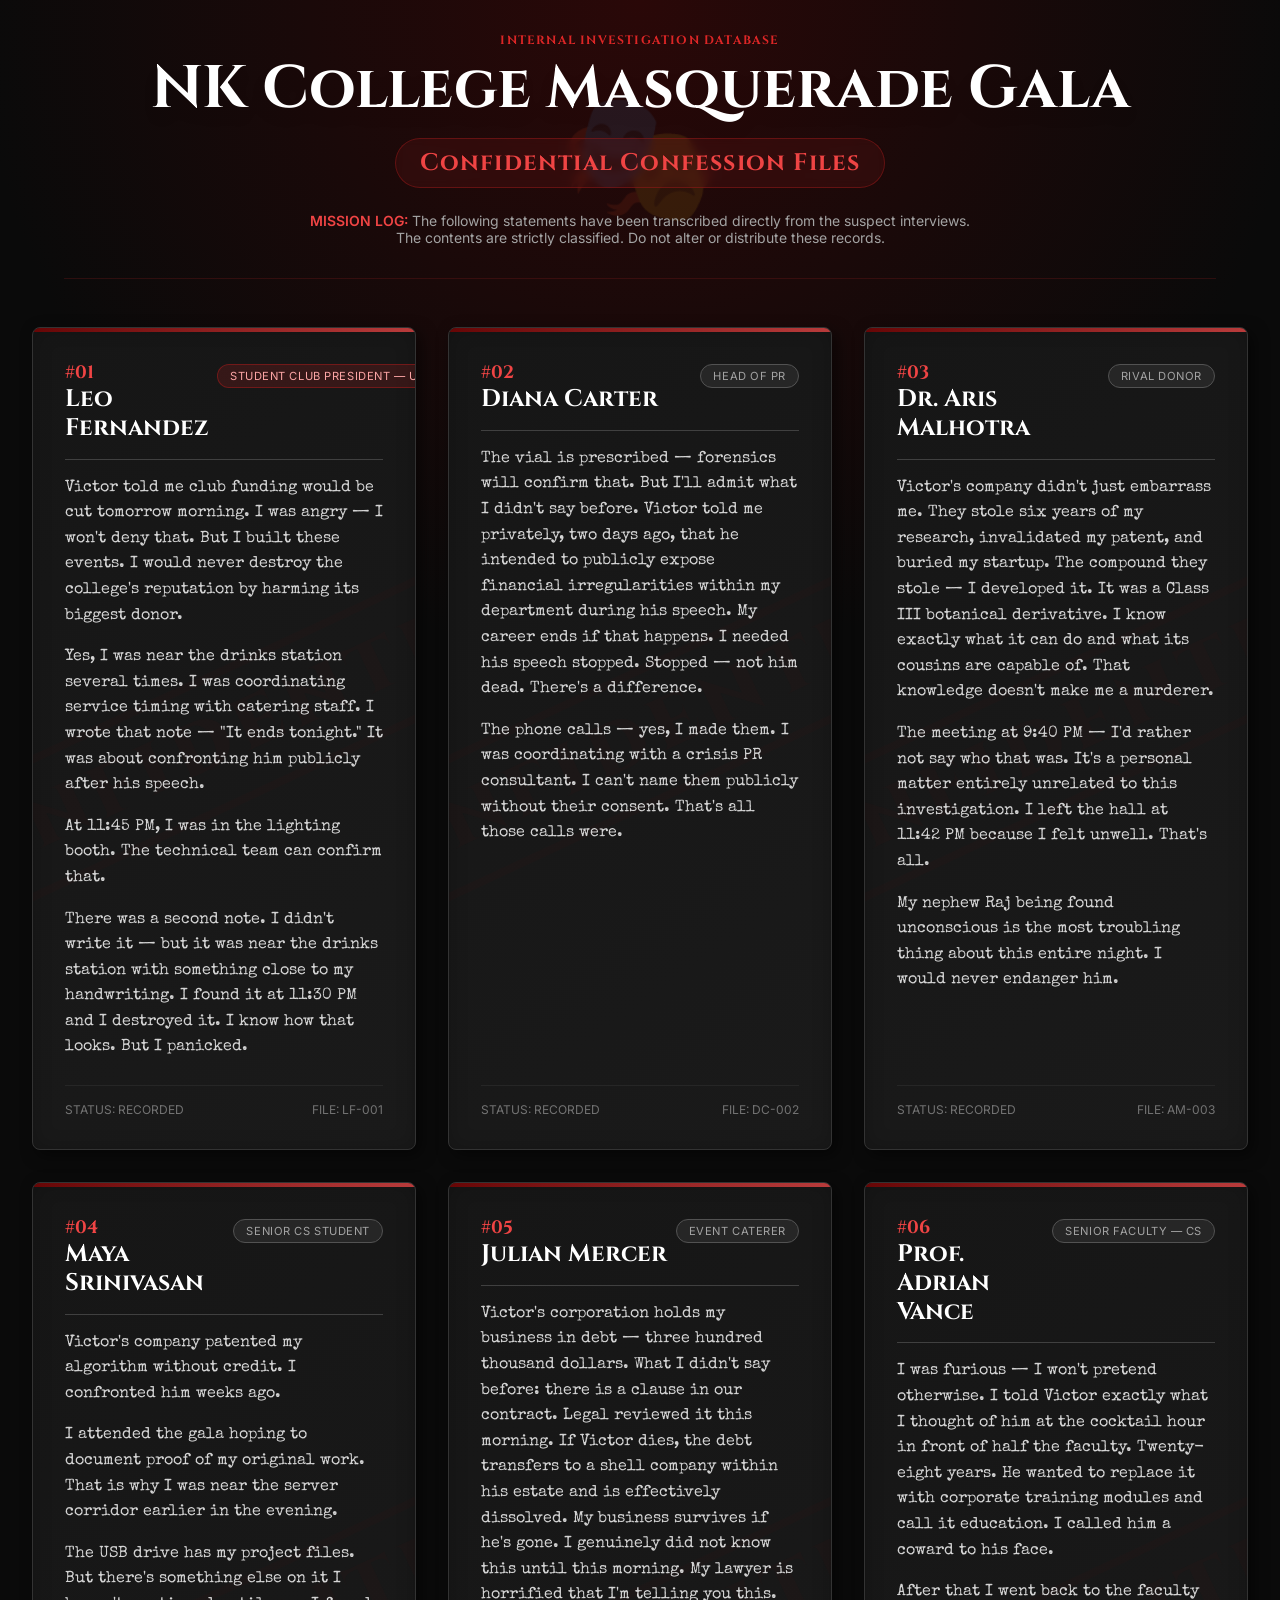
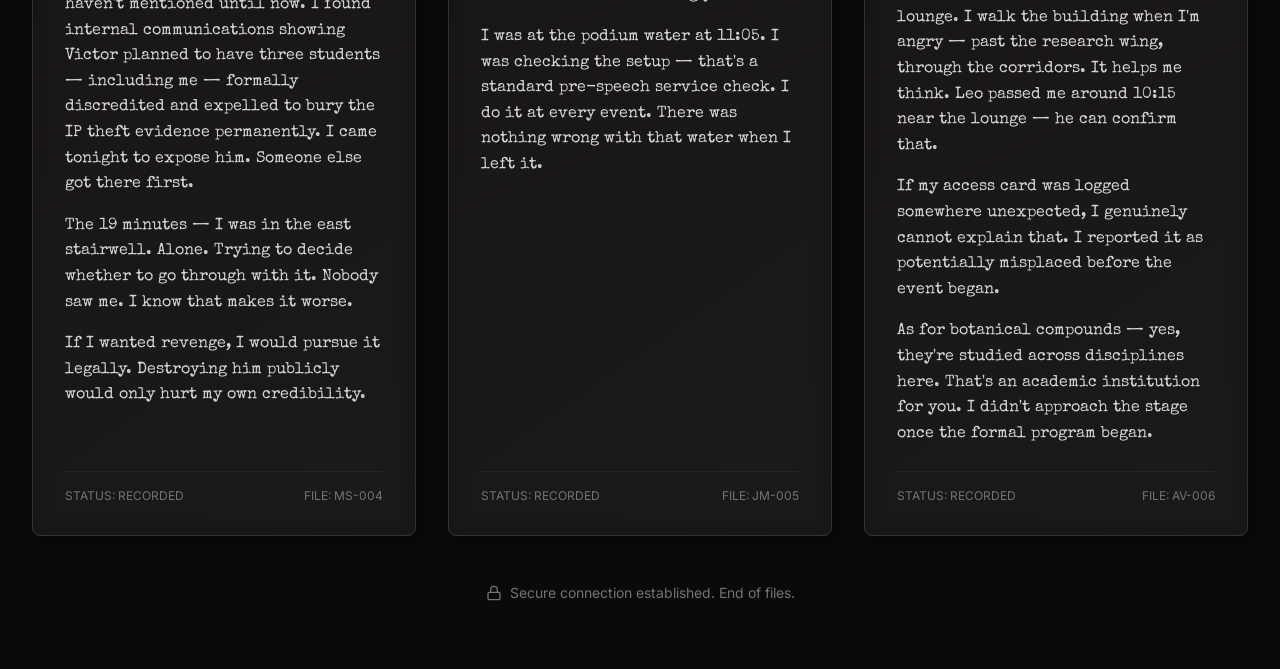
<file: confidential_confessions.html>
<!DOCTYPE html>
<html lang="en">
<head>
<meta charset="UTF-8">
<meta name="viewport" content="width=device-width, initial-scale=1.0">
<title>Confidential Confessions — NK College Masquerade Gala</title>
<link href="https://fonts.googleapis.com/css2?family=Cinzel:wght@400;600;700;900&family=Special+Elite&family=Inter:wght@400;500;600&display=swap" rel="stylesheet">
<style>
  *, ::before, ::after { box-sizing: border-box; margin: 0; padding: 0; }

  body {
    background-color: #0a0a0a;
    background-image: radial-gradient(circle at 50% 0%, #2a0808 0%, #0a0a0a 60%);
    background-attachment: fixed;
    color: #e5e5e5;
    font-family: 'Inter', sans-serif;
    min-height: 100vh;
    padding: 2rem;
  }

  h1, h2, .title-font {
    font-family: 'Cinzel', serif;
  }

  .typewriter-text {
    font-family: 'Special Elite', cursive;
    line-height: 1.6;
  }

  /* ── HEADER ── */
  header {
    max-width: 72rem;
    margin: 0 auto 3rem;
    text-align: center;
    border-bottom: 1px solid rgba(127,29,29,0.3);
    padding-bottom: 2rem;
    position: relative;
  }

  .header-bg-emoji {
    position: absolute;
    inset: 0;
    display: flex;
    justify-content: center;
    align-items: center;
    opacity: 0.1;
    pointer-events: none;
    font-size: 8rem;
  }

  .header-inner { position: relative; z-index: 10; }

  .header-eyebrow {
    color: #dc2626;
    font-weight: 700;
    letter-spacing: 0.1em;
    font-size: 0.75rem;
    text-transform: uppercase;
    margin-bottom: 0.5rem;
    font-family: 'Cinzel', serif;
  }

  .header-title {
    font-family: 'Cinzel', serif;
    font-size: clamp(1.8rem, 5vw, 3.75rem);
    font-weight: 700;
    color: white;
    margin-bottom: 1rem;
    filter: drop-shadow(0 10px 8px rgba(0,0,0,0.04));
    line-height: 1.1;
  }

  .header-badge {
    display: inline-block;
    background: rgba(127,29,29,0.2);
    border: 1px solid rgba(153,27,27,0.5);
    padding: 0.5rem 1.5rem;
    border-radius: 9999px;
    backdrop-filter: blur(4px);
  }

  .header-badge h3 {
    font-family: 'Cinzel', serif;
    font-size: clamp(1rem, 2.5vw, 1.5rem);
    color: #ef4444;
    font-weight: 700;
    letter-spacing: 0.05em;
  }

  .header-desc {
    margin-top: 1.5rem;
    color: #a3a3a3;
    max-width: 42rem;
    margin-left: auto;
    margin-right: auto;
    font-size: 0.875rem;
  }

  .header-desc span { color: #ef4444; font-weight: 600; }

  /* ── GRID ── */
  main {
    max-width: 80rem;
    margin: 0 auto;
    display: grid;
    grid-template-columns: repeat(1, 1fr);
    gap: 2rem;
  }

  @media (min-width: 768px) {
    main { grid-template-columns: repeat(2, 1fr); }
  }
  @media (min-width: 1280px) {
    main { grid-template-columns: repeat(3, 1fr); }
    article.wide { grid-column: span 1; }
  }

  /* ── FILE CARD ── */
  article {
    background: linear-gradient(145deg, #161616, #1a1a1a);
    border: 1px solid #333;
    box-shadow: 5px 5px 15px rgba(0,0,0,0.5), inset 0 0 20px rgba(0,0,0,0.2);
    border-radius: 0.5rem;
    padding: 1.5rem;
    display: flex;
    flex-direction: column;
    position: relative;
    overflow: hidden;
    transition: transform 0.3s ease, box-shadow 0.3s ease, border-color 0.3s ease;
  }

  @media (min-width: 768px) { article { padding: 2rem; } }

  article:hover {
    transform: translateY(-5px);
    box-shadow: 5px 10px 25px rgba(0,0,0,0.8);
    border-color: #551a1a;
  }

  article::before {
    content: '';
    position: absolute;
    top: 0; left: 0; right: 0;
    height: 4px;
    background: linear-gradient(90deg, #8b0000, #ff4c4c);
    opacity: 0.7;
  }

  .stamp {
    position: absolute;
    top: 50%; left: 50%;
    transform: translate(-50%, -50%) rotate(-25deg);
    font-size: 4.5rem;
    font-weight: 900;
    color: rgba(139,0,0,0.04);
    pointer-events: none;
    z-index: 0;
    white-space: nowrap;
    letter-spacing: 0.5rem;
    font-family: 'Cinzel', serif;
    border: 8px solid rgba(139,0,0,0.04);
    padding: 10px 20px;
    border-radius: 10px;
  }

  .content-layer {
    position: relative;
    z-index: 10;
  }

  .card-header {
    display: flex;
    justify-content: space-between;
    align-items: flex-start;
    margin-bottom: 1rem;
    border-bottom: 1px solid #404040;
    padding-bottom: 1rem;
    gap: 0.5rem;
  }

  .card-number {
    color: #ef4444;
    font-weight: 700;
    font-size: 1.125rem;
    display: block;
    font-family: 'Cinzel', serif;
  }

  .card-name {
    font-family: 'Cinzel', serif;
    font-size: 1.5rem;
    font-weight: 700;
    color: white;
    line-height: 1.2;
  }

  .card-role {
    background: #262626;
    color: #a3a3a3;
    font-size: 0.7rem;
    padding: 0.25rem 0.75rem;
    border-radius: 9999px;
    border: 1px solid #525252;
    text-transform: uppercase;
    letter-spacing: 0.05em;
    white-space: nowrap;
    text-align: right;
    flex-shrink: 0;
    margin-top: 4px;
  }

  .card-role.alert {
    background: rgba(127,29,29,0.3);
    border-color: rgba(153,27,27,0.6);
    color: #fca5a5;
  }

  .card-body {
    font-family: 'Special Elite', cursive;
    color: #d4d4d4;
    font-size: 0.875rem;
    line-height: 1.6;
    flex-grow: 1;
  }

  @media (min-width: 768px) { .card-body { font-size: 1rem; } }

  .card-body p { margin-bottom: 1rem; }
  .card-body p:last-child { margin-bottom: 0; }

  .card-footer {
    margin-top: 1.5rem;
    padding-top: 1rem;
    border-top: 1px solid #262626;
    font-size: 0.75rem;
    color: #737373;
    display: flex;
    justify-content: space-between;
    align-items: center;
  }

  /* ── FOOTER ── */
  footer {
    max-width: 80rem;
    margin: 3rem auto 0;
    text-align: center;
    padding-bottom: 2rem;
  }

  .footer-inner {
    display: inline-flex;
    align-items: center;
    gap: 0.5rem;
    color: #737373;
    font-size: 0.875rem;
  }

  /* Scrollbar */
  ::-webkit-scrollbar { width: 8px; }
  ::-webkit-scrollbar-track { background: #111; }
  ::-webkit-scrollbar-thumb { background: #444; border-radius: 4px; }
  ::-webkit-scrollbar-thumb:hover { background: #666; }
</style>
</head>
<body>

<!-- HEADER -->
<header>
  <div class="header-bg-emoji">🎭</div>
  <div class="header-inner">
    <p class="header-eyebrow">Internal Investigation Database</p>
    <h1 class="header-title">NK College Masquerade Gala</h1>
    <div class="header-badge">
      <h3>Confidential Confession Files</h3>
    </div>
    <p class="header-desc">
      <span>MISSION LOG:</span> The following statements have been transcribed directly from the suspect interviews. The contents are strictly classified. Do not alter or distribute these records.
    </p>
  </div>
</header>

<!-- CARDS GRID -->
<main>

  <!-- ── #01 LEO FERNANDEZ ── -->
  <article>
    <div class="stamp">CONFIDENTIAL</div>
    <div class="content-layer" style="flex-grow:1; display:flex; flex-direction:column;">
      <div class="card-header">
        <div>
          <span class="card-number">#01</span>
          <h2 class="card-name">Leo Fernandez</h2>
        </div>
        <span class="card-role alert">Student Club President — Under Academic Probation</span>
      </div>
      <div class="card-body" style="flex-grow:1;">
        <p>Victor told me club funding would be cut tomorrow morning. I was angry — I won't deny that. But I built these events. I would never destroy the college's reputation by harming its biggest donor.</p>
        <p>Yes, I was near the drinks station several times. I was coordinating service timing with catering staff. I wrote that note — "It ends tonight." It was about confronting him publicly after his speech.</p>
        <p>At 11:45 PM, I was in the lighting booth. The technical team can confirm that.</p>
        <p>There was a second note. I didn't write it — but it was near the drinks station with something close to my handwriting. I found it at 11:30 PM and I destroyed it. I know how that looks. But I panicked.</p>
      </div>
    </div>
    <div class="card-footer content-layer">
      <span>STATUS: RECORDED</span>
      <span>FILE: LF-001</span>
    </div>
  </article>

  <!-- ── #02 DIANA CARTER ── -->
  <article>
    <div class="stamp">CONFIDENTIAL</div>
    <div class="content-layer" style="flex-grow:1; display:flex; flex-direction:column;">
      <div class="card-header">
        <div>
          <span class="card-number">#02</span>
          <h2 class="card-name">Diana Carter</h2>
        </div>
        <span class="card-role">Head of PR</span>
      </div>
      <div class="card-body" style="flex-grow:1;">
        <p>The vial is prescribed — forensics will confirm that. But I'll admit what I didn't say before. Victor told me privately, two days ago, that he intended to publicly expose financial irregularities within my department during his speech. My career ends if that happens. I needed his speech stopped. Stopped — not him dead. There's a difference.</p>
        <p>The phone calls — yes, I made them. I was coordinating with a crisis PR consultant. I can't name them publicly without their consent. That's all those calls were.</p>
      </div>
    </div>
    <div class="card-footer content-layer">
      <span>STATUS: RECORDED</span>
      <span>FILE: DC-002</span>
    </div>
  </article>

  <!-- ── #03 DR. ARIS MALHOTRA ── -->
  <article>
    <div class="stamp">CONFIDENTIAL</div>
    <div class="content-layer" style="flex-grow:1; display:flex; flex-direction:column;">
      <div class="card-header">
        <div>
          <span class="card-number">#03</span>
          <h2 class="card-name">Dr. Aris Malhotra</h2>
        </div>
        <span class="card-role">Rival Donor</span>
      </div>
      <div class="card-body" style="flex-grow:1;">
        <p>Victor's company didn't just embarrass me. They stole six years of my research, invalidated my patent, and buried my startup. The compound they stole — I developed it. It was a Class III botanical derivative. I know exactly what it can do and what its cousins are capable of. That knowledge doesn't make me a murderer.</p>
        <p>The meeting at 9:40 PM — I'd rather not say who that was. It's a personal matter entirely unrelated to this investigation. I left the hall at 11:42 PM because I felt unwell. That's all.</p>
        <p>My nephew Raj being found unconscious is the most troubling thing about this entire night. I would never endanger him.</p>
      </div>
    </div>
    <div class="card-footer content-layer">
      <span>STATUS: RECORDED</span>
      <span>FILE: AM-003</span>
    </div>
  </article>

  <!-- ── #04 MAYA SRINIVASAN ── -->
  <article>
    <div class="stamp">CONFIDENTIAL</div>
    <div class="content-layer" style="flex-grow:1; display:flex; flex-direction:column;">
      <div class="card-header">
        <div>
          <span class="card-number">#04</span>
          <h2 class="card-name">Maya Srinivasan</h2>
        </div>
        <span class="card-role">Senior CS Student</span>
      </div>
      <div class="card-body" style="flex-grow:1;">
        <p>Victor's company patented my algorithm without credit. I confronted him weeks ago.</p>
        <p>I attended the gala hoping to document proof of my original work. That is why I was near the server corridor earlier in the evening.</p>
        <p>The USB drive has my project files. But there's something else on it I haven't mentioned until now. I found internal communications showing Victor planned to have three students — including me — formally discredited and expelled to bury the IP theft evidence permanently. I came tonight to expose him. Someone else got there first.</p>
        <p>The 19 minutes — I was in the east stairwell. Alone. Trying to decide whether to go through with it. Nobody saw me. I know that makes it worse.</p>
        <p>If I wanted revenge, I would pursue it legally. Destroying him publicly would only hurt my own credibility.</p>
      </div>
    </div>
    <div class="card-footer content-layer">
      <span>STATUS: RECORDED</span>
      <span>FILE: MS-004</span>
    </div>
  </article>

  <!-- ── #05 JULIAN MERCER ── -->
  <article>
    <div class="stamp">CONFIDENTIAL</div>
    <div class="content-layer" style="flex-grow:1; display:flex; flex-direction:column;">
      <div class="card-header">
        <div>
          <span class="card-number">#05</span>
          <h2 class="card-name">Julian Mercer</h2>
        </div>
        <span class="card-role">Event Caterer</span>
      </div>
      <div class="card-body" style="flex-grow:1;">
        <p>Victor's corporation holds my business in debt — three hundred thousand dollars. What I didn't say before: there is a clause in our contract. Legal reviewed it this morning. If Victor dies, the debt transfers to a shell company within his estate and is effectively dissolved. My business survives if he's gone. I genuinely did not know this until this morning. My lawyer is horrified that I'm telling you this.</p>
        <p>I was at the podium water at 11:05. I was checking the setup — that's a standard pre-speech service check. I do it at every event. There was nothing wrong with that water when I left it.</p>
      </div>
    </div>
    <div class="card-footer content-layer">
      <span>STATUS: RECORDED</span>
      <span>FILE: JM-005</span>
    </div>
  </article>

  <!-- ── #06 PROF. ADRIAN VANCE ── -->
  <article>
    <div class="stamp">CONFIDENTIAL</div>
    <div class="content-layer" style="flex-grow:1; display:flex; flex-direction:column;">
      <div class="card-header">
        <div>
          <span class="card-number">#06</span>
          <h2 class="card-name">Prof. Adrian Vance</h2>
        </div>
        <span class="card-role">Senior Faculty — CS</span>
      </div>
      <div class="card-body" style="flex-grow:1;">
        <p>I was furious — I won't pretend otherwise. I told Victor exactly what I thought of him at the cocktail hour in front of half the faculty. Twenty-eight years. He wanted to replace it with corporate training modules and call it education. I called him a coward to his face.</p>
        <p>After that I went back to the faculty lounge. I walk the building when I'm angry — past the research wing, through the corridors. It helps me think. Leo passed me around 10:15 near the lounge — he can confirm that.</p>
        <p>If my access card was logged somewhere unexpected, I genuinely cannot explain that. I reported it as potentially misplaced before the event began.</p>
        <p>As for botanical compounds — yes, they're studied across disciplines here. That's an academic institution for you. I didn't approach the stage once the formal program began.</p>
      </div>
    </div>
    <div class="card-footer content-layer">
      <span>STATUS: RECORDED</span>
      <span>FILE: AV-006</span>
    </div>
  </article>

</main>

<!-- FOOTER -->
<footer>
  <div class="footer-inner">
    <svg xmlns="http://www.w3.org/2000/svg" width="16" height="16" viewBox="0 0 24 24" fill="none" stroke="currentColor" stroke-width="2" stroke-linecap="round" stroke-linejoin="round">
      <rect x="3" y="11" width="18" height="11" rx="2" ry="2"></rect>
      <path d="M7 11V7a5 5 0 0 1 10 0v4"></path>
    </svg>
    Secure connection established. End of files.
  </div>
</footer>

<script>
  document.querySelectorAll('article').forEach(card => {
    card.addEventListener('click', () => {
      document.querySelectorAll('article').forEach(c => c.style.borderColor = '#333');
      card.style.borderColor = '#dc2626';
    });
  });
</script>

</body>
</html>
</file>
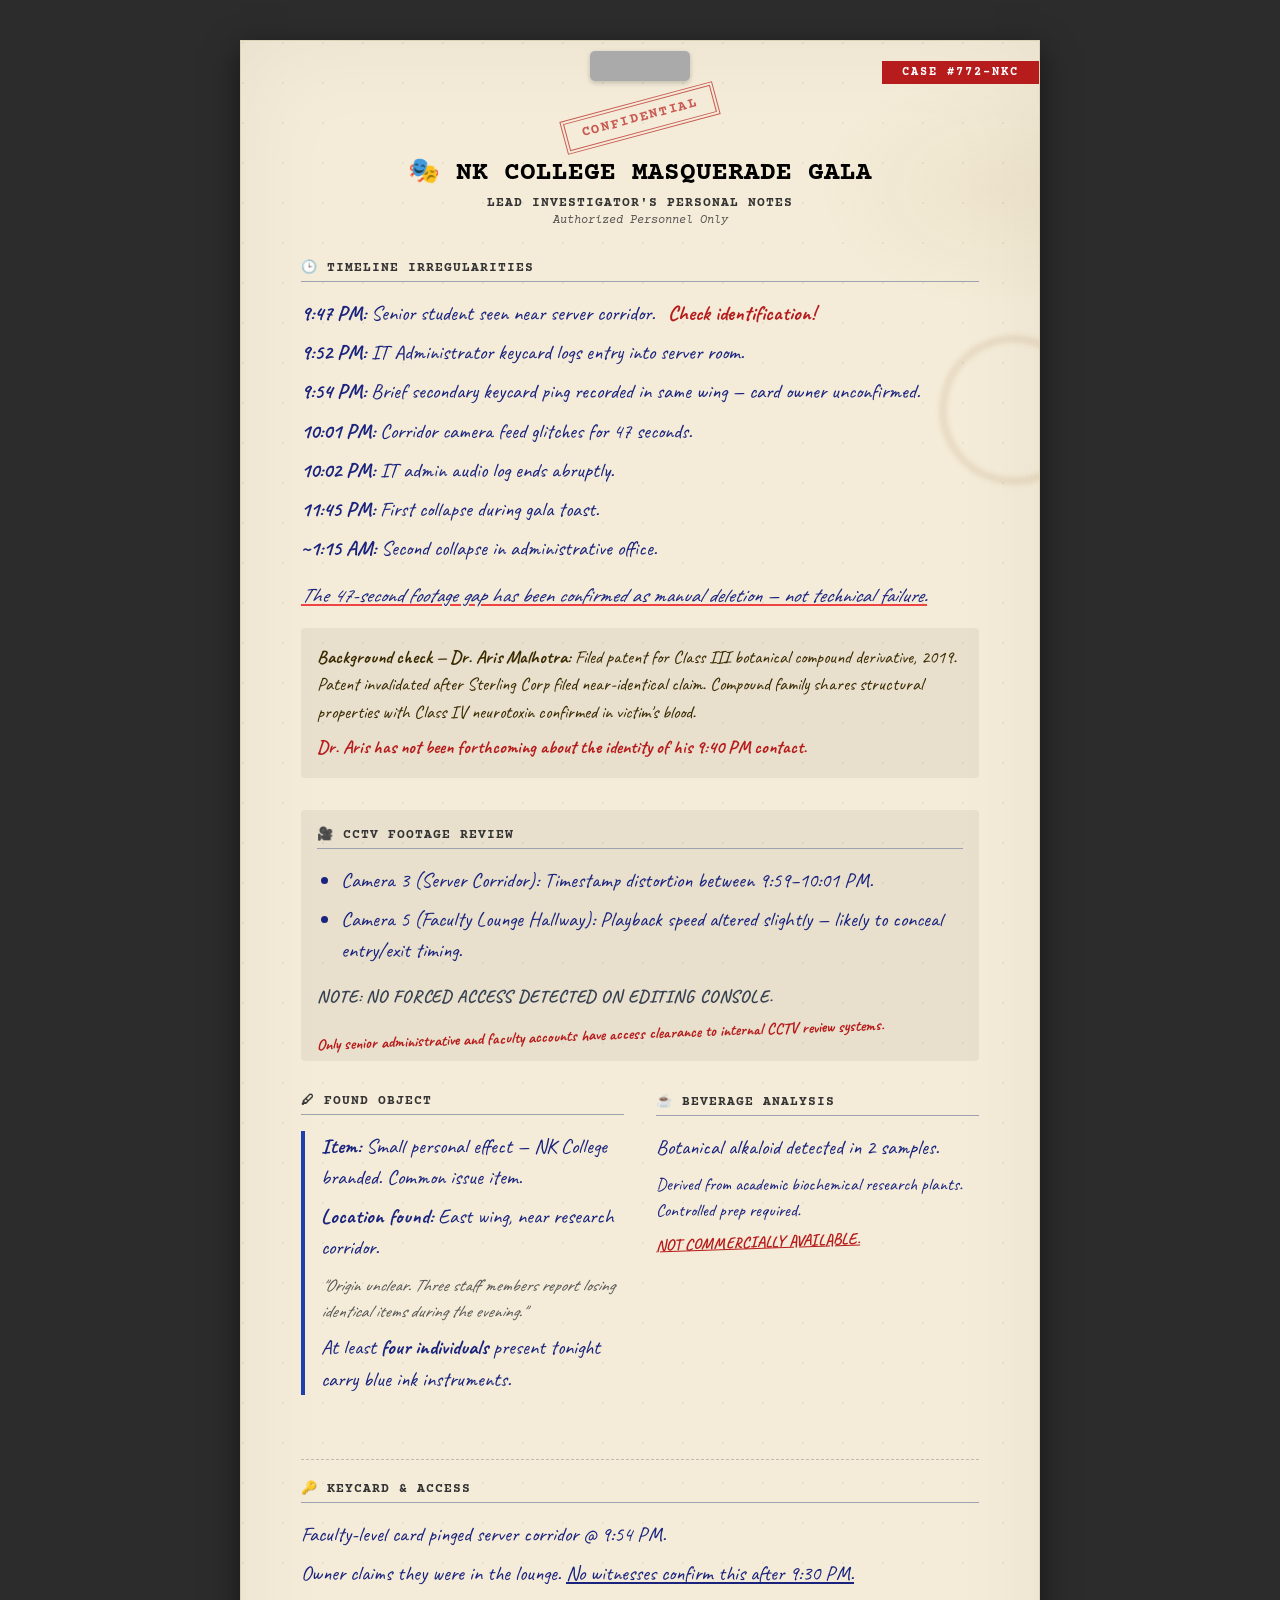
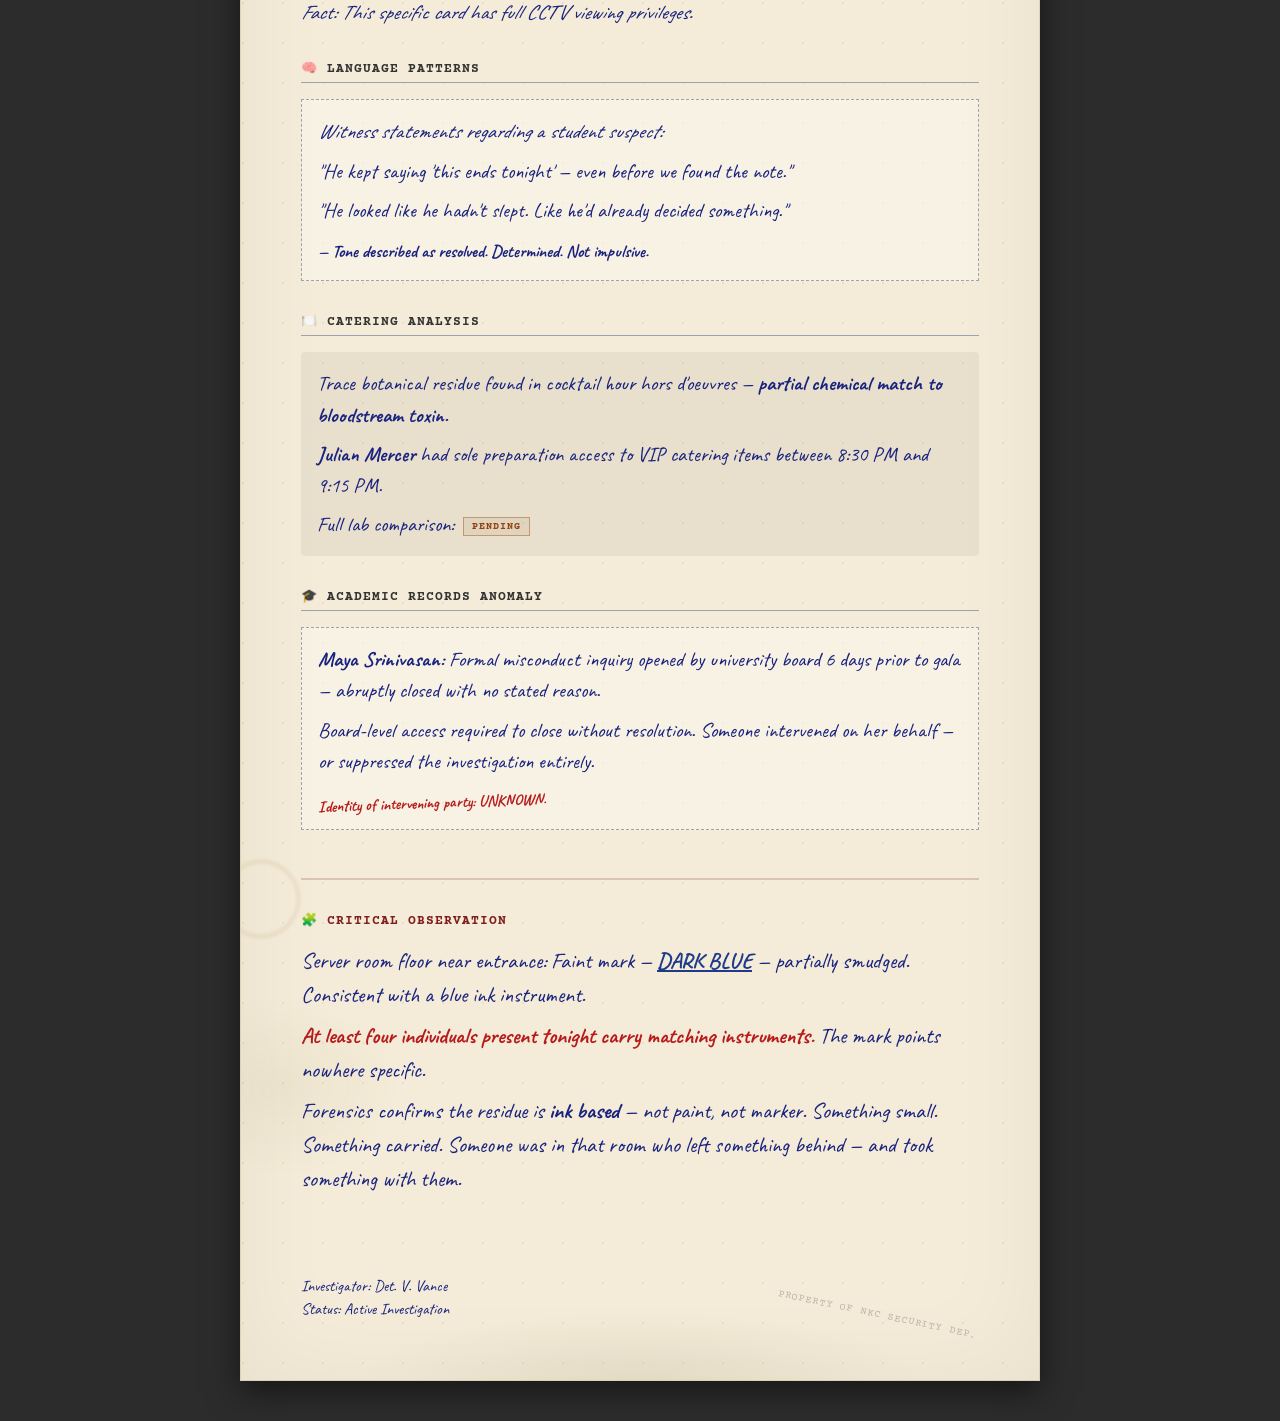
<file: investigator_notes.html>
<!DOCTYPE html>
<html lang="en">
<head>
<meta charset="UTF-8">
<meta name="viewport" content="width=device-width, initial-scale=1.0">
<title>Lead Investigator's Notes — Confidential</title>
<link href="https://fonts.googleapis.com/css2?family=Caveat:wght@400;600;700&family=Courier+Prime:ital,wght@0,400;0,700;1,400&family=Special+Elite&display=swap" rel="stylesheet">
<style>
  * { margin: 0; padding: 0; box-sizing: border-box; }

  body {
    background-color: #2c2c2c;
    display: flex;
    justify-content: center;
    padding: 40px 20px;
    font-family: 'Special Elite', system-ui;
    min-height: 100vh;
  }

  .paper {
    background-color: #f4ecd8;
    background-image:
      radial-gradient(circle at 2px 2px, rgba(0,0,0,0.05) 1px, transparent 0),
      radial-gradient(ellipse 300px 200px at 95% 5%,  rgba(139,100,20,0.06) 0%, transparent 60%),
      radial-gradient(ellipse 200px 150px at 5%  90%, rgba(100,70,10,0.05) 0%, transparent 60%),
      radial-gradient(ellipse 400px 100px at 50% 100%,rgba(80,50,10,0.07) 0%, transparent 70%);
    background-size: 40px 40px, auto, auto, auto;
    width: 100%;
    max-width: 800px;
    min-height: 1000px;
    padding: 60px;
    box-shadow: 0 10px 30px rgba(0,0,0,0.5), inset 0 0 100px rgba(0,0,0,0.05);
    position: relative;
    overflow: hidden;
    border: 1px solid #dcd3b6;
  }

  /* Paper texture */
  .paper::before {
    content: "";
    position: absolute;
    top: 0; left: 0; right: 0; bottom: 0;
    background: url('https://www.transparenttextures.com/patterns/paper-fibers.png');
    opacity: 0.4;
    pointer-events: none;
    z-index: 0;
  }

  .paper > * { position: relative; z-index: 1; }

  /* Coffee stain */
  .coffee-stain {
    position: absolute;
    width: 150px; height: 150px;
    border-radius: 50%;
    border: 8px solid rgba(139,69,19,0.1);
    filter: blur(2px);
    top: 10%; right: -50px;
    transform: rotate(15deg);
    z-index: 0;
  }

  /* Second coffee stain */
  .coffee-stain-2 {
    position: absolute;
    width: 80px; height: 80px;
    border-radius: 50%;
    border: 5px solid rgba(139,69,19,0.07);
    filter: blur(1px);
    bottom: 15%; left: -20px;
    transform: rotate(-8deg);
    z-index: 0;
  }

  /* Folder tab */
  .folder-tab {
    position: absolute;
    top: 20px; right: 0;
    background: #b71c1c;
    color: white;
    padding: 5px 20px;
    font-size: 12px;
    font-weight: bold;
    letter-spacing: 2px;
    font-family: 'Courier Prime', monospace;
  }

  /* Clip */
  .clip {
    position: absolute;
    top: 10px; left: 50%;
    transform: translateX(-50%);
    width: 100px; height: 30px;
    background: #aaa;
    border-radius: 5px;
    box-shadow: 0 2px 5px rgba(0,0,0,0.2);
  }

  /* Fonts */
  .handwritten {
    font-family: 'Caveat', cursive;
    color: #1a237e;
    font-size: 1.3rem;
    line-height: 1.4;
  }

  .typewritten {
    font-family: 'Courier Prime', monospace;
    color: #333;
    text-transform: uppercase;
    letter-spacing: 1px;
    font-weight: bold;
  }

  .red-ink {
    color: #b71c1c;
    font-family: 'Caveat', cursive;
    font-weight: bold;
    transform: rotate(-2deg);
    display: inline-block;
  }

  /* Stamped */
  .stamped {
    border: 4px double #b71c1c;
    color: #b71c1c;
    padding: 5px 15px;
    display: inline-block;
    transform: rotate(-15deg);
    font-weight: bold;
    opacity: 0.7;
    margin-bottom: 20px;
    font-family: 'Courier Prime', monospace;
    font-size: 14px;
    letter-spacing: 2px;
  }

  /* Sections */
  section {
    margin-bottom: 2rem;
  }

  h2.section-head {
    font-family: 'Courier Prime', monospace;
    font-size: 13px;
    font-weight: 700;
    text-transform: uppercase;
    letter-spacing: 1px;
    color: #333;
    border-bottom: 1px solid #9ca3af;
    padding-bottom: 6px;
    margin-bottom: 1rem;
  }

  hr {
    border: none;
    border-top: 1px dashed rgba(0,0,0,0.2);
    margin: 20px 0;
  }

  /* Two-col grid */
  .two-col {
    display: grid;
    grid-template-columns: 1fr 1fr;
    gap: 2rem;
  }

  @media (max-width: 600px) {
    .two-col { grid-template-columns: 1fr; }
    .paper { padding: 30px 24px; }
  }

  /* Blue left border box */
  .blue-border {
    border-left: 4px solid #1e40af;
    padding-left: 1rem;
  }

  /* Dashed box */
  .dashed-box {
    background: rgba(255,255,255,0.3);
    padding: 1rem;
    border: 1px dashed #9ca3af;
  }

  /* Black tinted bg */
  .tinted {
    background: rgba(0,0,0,0.05);
    padding: 1rem;
    border-radius: 4px;
  }

  /* List */
  ul.note-list {
    list-style: disc;
    margin-left: 1.5rem;
  }

  ul.note-list li {
    font-family: 'Caveat', cursive;
    color: #1a237e;
    font-size: 1.3rem;
    line-height: 1.5;
    margin-bottom: 0.5rem;
  }

  /* Critical section */
  .critical-section {
    margin-top: 3rem;
    padding-top: 2rem;
    border-top: 2px solid rgba(127,29,29,0.2);
  }

  h2.critical-head {
    font-family: 'Courier Prime', monospace;
    font-size: 13px;
    font-weight: 700;
    text-transform: uppercase;
    letter-spacing: 1px;
    color: #7f1d1d;
    margin-bottom: 1rem;
  }

  .critical-text {
    font-family: 'Caveat', cursive;
    font-size: 1.4rem;
    color: #1a237e;
    line-height: 1.5;
  }

  /* Pending tag */
  .pending {
    display: inline-block;
    font-family: 'Courier Prime', monospace;
    font-size: 10px;
    font-weight: 700;
    letter-spacing: 1px;
    color: #92400e;
    border: 1px solid rgba(146,64,14,0.4);
    background: rgba(146,64,14,0.08);
    padding: 1px 8px;
    text-transform: uppercase;
    vertical-align: middle;
    margin-left: 4px;
  }

  /* Warning tag */
  .warning-ink {
    color: #b71c1c;
    font-family: 'Caveat', cursive;
    font-weight: 700;
    font-size: 1.2rem;
  }

  /* Footer */
  .doc-footer {
    margin-top: 5rem;
    display: flex;
    justify-content: space-between;
    align-items: flex-end;
  }

  .footer-stamp {
    opacity: 0.3;
    transform: rotate(12deg);
    font-family: 'Courier Prime', monospace;
    font-size: 10px;
    text-transform: uppercase;
    letter-spacing: 1px;
    color: #333;
  }

  p.hw { /* shorthand for handwritten paragraph */
    font-family: 'Caveat', cursive;
    color: #1a237e;
    font-size: 1.3rem;
    line-height: 1.5;
    margin-bottom: 0.5rem;
  }

  p.hw:last-child { margin-bottom: 0; }

  strong.hw { font-weight: 700; }
  em.red { color: #b71c1c; font-style: normal; font-weight: 700; }
  u.red { text-decoration-color: #ef4444; }
</style>
</head>
<body>
<div class="paper">
  <div class="clip"></div>
  <div class="folder-tab">CASE #772-NKC</div>
  <div class="coffee-stain"></div>
  <div class="coffee-stain-2"></div>

  <!-- HEADER -->
  <div style="text-align:center; margin-bottom:2rem;">
    <div class="stamped">CONFIDENTIAL</div>
    <h1 style="font-family:'Courier Prime',monospace; font-size:1.6rem; font-weight:700; margin-bottom:0.5rem;">🎭 NK COLLEGE MASQUERADE GALA</h1>
    <p class="typewritten" style="font-size:0.8rem;">Lead Investigator's Personal Notes</p>
    <p style="font-size:0.75rem; margin-top:4px; font-style:italic; font-family:'Courier Prime',monospace; color:#555;">Authorized Personnel Only</p>
  </div>

  <!-- TIMELINE IRREGULARITIES -->
  <section>
    <h2 class="section-head">🕒 Timeline Irregularities</h2>
    <div style="margin-bottom:1rem;">
      <p class="hw"><strong class="hw">9:47 PM:</strong> Senior student seen near server corridor. <em class="red" style="margin-left:8px;">Check identification!</em></p>
      <p class="hw"><strong class="hw">9:52 PM:</strong> IT Administrator keycard logs entry into server room.</p>
      <p class="hw"><strong class="hw">9:54 PM:</strong> Brief secondary keycard ping recorded in same wing — card owner unconfirmed.</p>
      <p class="hw"><strong class="hw">10:01 PM:</strong> Corridor camera feed glitches for 47 seconds.</p>
      <p class="hw"><strong class="hw">10:02 PM:</strong> IT admin audio log ends abruptly.</p>
      <p class="hw"><strong class="hw">11:45 PM:</strong> First collapse during gala toast.</p>
      <p class="hw"><strong class="hw">~1:15 AM:</strong> Second collapse in administrative office.</p>
      <p class="hw" style="margin-top:1rem; font-style:italic; text-decoration:underline; text-decoration-color:#ef4444;">The 47-second footage gap has been confirmed as manual deletion — not technical failure.</p>
    </div>

    <!-- CHANGE 4: Dr. Aris patent note added to Timeline section -->
    <div class="tinted" style="margin-top:1rem;">
      <p class="hw" style="font-size:1.15rem; color:#3a2a00;"><strong class="hw">Background check — Dr. Aris Malhotra:</strong> Filed patent for Class III botanical compound derivative, 2019. Patent invalidated after Sterling Corp filed near-identical claim. Compound family shares structural properties with Class IV neurotoxin confirmed in victim's blood.</p>
      <p class="hw" style="font-size:1.15rem; color:#3a2a00; margin-top:0.5rem;"><em class="red">Dr. Aris has not been forthcoming about the identity of his 9:40 PM contact.</em></p>
    </div>
  </section>

  <!-- CCTV FOOTAGE REVIEW -->
  <section class="tinted">
    <h2 class="section-head">🎥 CCTV Footage Review</h2>
    <ul class="note-list">
      <li>Camera 3 (Server Corridor): Timestamp distortion between 9:59–10:01 PM.</li>
      <li>Camera 5 (Faculty Lounge Hallway): Playback speed altered slightly — likely to conceal entry/exit timing.</li>
    </ul>
    <p class="hw" style="margin-top:1rem; font-size:1.1rem; font-weight:700; text-transform:uppercase; letter-spacing:0.05em; color:#374151;">Note: No forced access detected on editing console.</p>
    <p class="red-ink" style="margin-top:0.5rem;">Only senior administrative and faculty accounts have access clearance to internal CCTV review systems.</p>
  </section>

  <!-- TWO COLUMN: MISSING OBJECT + BEVERAGE ANALYSIS -->
  <div class="two-col" style="margin-bottom:2rem;">

    <!-- Found Object — vague, no pen mention -->
    <section>
      <h2 class="section-head">🖊 Found Object</h2>
      <div class="blue-border">
        <p class="hw"><strong class="hw">Item:</strong> Small personal effect — NK College branded. Common issue item.</p>
        <p class="hw"><strong class="hw">Location found:</strong> East wing, near research corridor.</p>
        <p class="hw" style="font-style:italic; color:#555; font-size:1.1rem;">"Origin unclear. Three staff members report losing identical items during the evening."</p>
        <p class="hw">At least <strong class="hw">four individuals</strong> present tonight carry blue ink instruments.</p>
      </div>
    </section>

    <section>
      <h2 class="section-head">☕ Beverage Analysis</h2>
      <div>
        <p class="hw">Botanical alkaloid detected in 2 samples.</p>
        <p class="hw" style="font-size:1.1rem;">Derived from academic biochemical research plants. Controlled prep required.</p>
        <p class="red-ink" style="text-decoration:underline;">NOT COMMERCIALLY AVAILABLE.</p>
      </div>
    </section>
  </div>

  <hr>

  <!-- KEYCARD & ACCESS -->
  <section>
    <h2 class="section-head">🔑 Keycard & Access</h2>
    <p class="hw">Faculty-level card pinged server corridor @ 9:54 PM.</p>
    <p class="hw">Owner claims they were in the lounge. <span style="text-decoration:underline;">No witnesses confirm this after 9:30 PM.</span></p>
    <p class="hw" style="font-style:italic;">Fact: This specific card has full CCTV viewing privileges.</p>
  </section>

  <!-- CHANGE 5: Language patterns now point at Leo, not Vance -->
  <section>
    <h2 class="section-head">🧠 Language Patterns</h2>
    <div class="dashed-box">
      <p class="hw" style="margin-bottom:0.5rem; font-style:italic;">Witness statements regarding a student suspect:</p>
      <p class="hw">"He kept saying 'this ends tonight' — even before we found the note."</p>
      <p class="hw">"He looked like he hadn't slept. Like he'd already decided something."</p>
      <p class="hw" style="font-size:1.1rem; margin-top:0.75rem; font-weight:700;">— Tone described as resolved. Determined. Not impulsive.</p>
    </div>
  </section>

  <!-- CHANGE 3: Catering analysis false lead -->
  <section>
    <h2 class="section-head">🍽️ Catering Analysis</h2>
    <div class="tinted">
      <p class="hw">Trace botanical residue found in cocktail hour hors d'oeuvres — <strong class="hw">partial chemical match to bloodstream toxin.</strong></p>
      <p class="hw" style="margin-top:0.5rem;"><strong class="hw">Julian Mercer</strong> had sole preparation access to VIP catering items between 8:30 PM and 9:15 PM.</p>
      <p class="hw" style="margin-top:0.5rem;">Full lab comparison: <span class="pending">PENDING</span></p>
    </div>
  </section>

  <!-- CHANGE 6: Maya misconduct inquiry -->
  <section>
    <h2 class="section-head">🎓 Academic Records Anomaly</h2>
    <div class="dashed-box">
      <p class="hw"><strong class="hw">Maya Srinivasan:</strong> Formal misconduct inquiry opened by university board 6 days prior to gala — abruptly closed with no stated reason.</p>
      <p class="hw" style="margin-top:0.5rem;">Board-level access required to close without resolution. Someone intervened on her behalf — or suppressed the investigation entirely.</p>
      <p class="red-ink" style="margin-top:0.5rem;">Identity of intervening party: UNKNOWN.</p>
    </div>
  </section>

  <!-- Critical Observation — pen never named directly -->
  <div class="critical-section">
    <h2 class="critical-head">🧩 Critical Observation</h2>
    <div class="critical-text">
      <p>Server room floor near entrance: Faint mark — <strong style="text-decoration:underline; color:#1e3a8a;">DARK BLUE</strong> — partially smudged. Consistent with a blue ink instrument.</p>
      <p style="margin-top:0.5rem;"><em class="red">At least four individuals present tonight carry matching instruments.</em> The mark points nowhere specific.</p>
      <p style="margin-top:0.5rem;">Forensics confirms the residue is <strong>ink based</strong> — not paint, not marker. Something small. Something carried. Someone was in that room who left something behind — and took something with them.</p>
    </div>
  </div>

  <!-- FOOTER -->
  <div class="doc-footer">
    <div class="handwritten" style="font-size:1rem;">
      <p>Investigator: Det. V. Vance</p>
      <p>Status: Active Investigation</p>
    </div>
    <div class="footer-stamp">
      Property of NKC Security Dep.
    </div>
  </div>

</div>
</body>
</html>
</file>
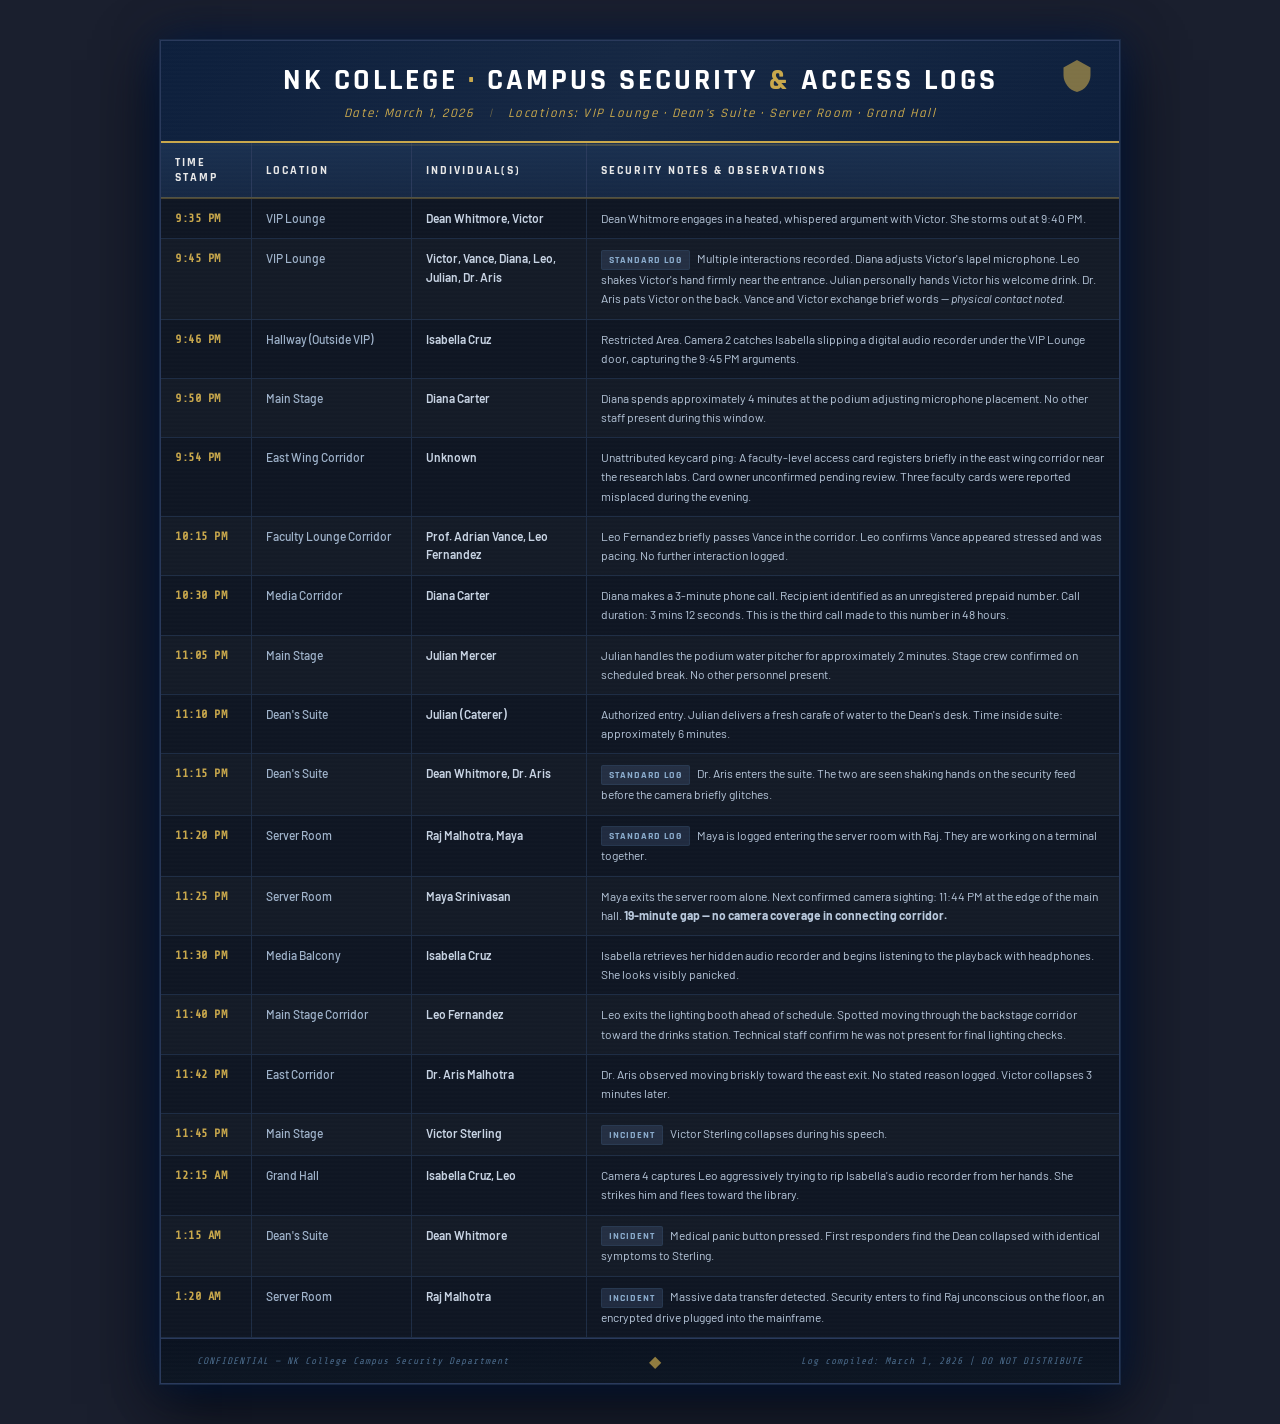
<file: security_access_logs.html>
<!DOCTYPE html>
<html lang="en">
<head>
<meta charset="UTF-8">
<meta name="viewport" content="width=device-width, initial-scale=1.0">
<title>NK College — Campus Security & Access Logs</title>
<link href="https://fonts.googleapis.com/css2?family=Rajdhani:wght@500;600;700&family=Share+Tech+Mono&family=Barlow:ital,wght@0,400;0,500;0,600;1,400&display=swap" rel="stylesheet">
<style>
  * { margin: 0; padding: 0; box-sizing: border-box; }

  body {
    background: #1a1f2e;
    display: flex;
    justify-content: center;
    align-items: flex-start;
    padding: 40px 20px;
    min-height: 100vh;
    font-family: 'Barlow', sans-serif;
  }

  .log-container {
    width: 960px;
    background: #0f1623;
    border: 1px solid #2a3a5c;
    box-shadow:
      0 0 0 1px #1a2a45,
      0 0 40px rgba(0,30,80,0.8),
      0 20px 60px rgba(0,0,0,0.9);
    overflow: hidden;
    position: relative;
  }

  /* Subtle scan line effect */
  .log-container::before {
    content: '';
    position: absolute;
    top: 0; left: 0; right: 0; bottom: 0;
    background: repeating-linear-gradient(
      0deg,
      transparent,
      transparent 2px,
      rgba(255,255,255,0.008) 2px,
      rgba(255,255,255,0.008) 4px
    );
    pointer-events: none;
    z-index: 10;
  }

  /* ── HEADER ── */
  .log-header {
    background: linear-gradient(135deg, #0d1f3c 0%, #162844 50%, #0d1f3c 100%);
    padding: 24px 36px 20px;
    border-bottom: 2px solid #c9a84c;
    text-align: center;
    position: relative;
  }

  .log-header::after {
    content: '';
    position: absolute;
    bottom: -5px;
    left: 0; right: 0;
    height: 2px;
    background: linear-gradient(90deg, transparent, #c9a84c44, transparent);
  }

  .header-badge {
    position: absolute;
    top: 16px;
    right: 24px;
    width: 36px;
    height: 36px;
    opacity: 0.6;
  }

  .header-badge svg {
    width: 100%;
    height: 100%;
    fill: #c9a84c;
  }

  .log-title {
    font-family: 'Rajdhani', sans-serif;
    font-size: 30px;
    font-weight: 700;
    color: #ffffff;
    letter-spacing: 3px;
    text-transform: uppercase;
    line-height: 1;
    margin-bottom: 10px;
  }

  .log-title span {
    color: #c9a84c;
  }

  .log-meta {
    font-family: 'Rajdhani', sans-serif;
    font-size: 13px;
    font-weight: 500;
    color: #c9a84c;
    letter-spacing: 1.5px;
    font-style: italic;
  }

  .log-meta .sep {
    margin: 0 10px;
    opacity: 0.5;
  }

  /* ── TABLE ── */
  table {
    width: 100%;
    border-collapse: collapse;
  }

  thead tr {
    background: linear-gradient(180deg, #1a3050 0%, #162844 100%);
  }

  thead th {
    font-family: 'Rajdhani', sans-serif;
    font-size: 12px;
    font-weight: 700;
    letter-spacing: 2px;
    text-transform: uppercase;
    color: #e8e8e8;
    padding: 12px 14px;
    text-align: left;
    border-right: 1px solid #2a3a5c;
    border-bottom: 2px solid #c9a84c55;
  }

  thead th:last-child { border-right: none; }

  /* Column widths */
  .col-time   { width: 90px; }
  .col-loc    { width: 160px; }
  .col-who    { width: 175px; }
  .col-notes  { width: auto; }

  tbody tr {
    border-bottom: 1px solid #1e2d45;
    transition: background 0.15s;
  }

  tbody tr:nth-child(even) {
    background: rgba(255,255,255,0.018);
  }

  tbody tr.highlight {
    background: rgba(180, 60, 60, 0.12) !important;
    border-left: 3px solid #c0392b55;
  }

  tbody tr.highlight td:first-child {
    border-left: none;
  }

  tbody tr.incident {
    background: rgba(200, 50, 50, 0.18) !important;
    border-left: 3px solid #c0392b88;
  }

  tbody td {
    padding: 10px 14px;
    vertical-align: top;
    border-right: 1px solid #1e2d45;
    color: #d0d8e8;
    font-size: 12.5px;
    line-height: 1.55;
  }

  tbody td:last-child { border-right: none; }

  .time-cell {
    font-family: 'Share Tech Mono', monospace;
    font-size: 12px;
    color: #c9a84c;
    white-space: nowrap;
    font-weight: 600;
    letter-spacing: 0.5px;
  }

  .location-cell {
    font-size: 12px;
    color: #a0b4cc;
    font-weight: 500;
  }

  .person-cell {
    font-size: 12px;
    color: #c8d4e4;
    font-weight: 600;
  }

  .notes-cell {
    font-size: 12px;
    color: #b8c8dc;
    line-height: 1.6;
  }

  .tag {
    display: inline-block;
    font-family: 'Rajdhani', sans-serif;
    font-size: 10px;
    font-weight: 700;
    letter-spacing: 1px;
    padding: 1px 7px;
    border-radius: 2px;
    margin-right: 5px;
    vertical-align: middle;
    text-transform: uppercase;
  }

  .tag-standard {
    background: rgba(100,130,180,0.2);
    color: #8aabcc;
    border: 1px solid #3a5a7c44;
  }

  .tag-critical {
    background: rgba(180,60,60,0.25);
    color: #e07070;
    border: 1px solid #c0392b55;
  }

  .tag-incident {
    background: rgba(200,50,50,0.35);
    color: #ff8888;
    border: 1px solid #c0392b88;
    font-weight: 900;
  }

  strong.name {
    color: #e8d090;
  }

  /* ── FOOTER ── */
  .log-footer {
    background: linear-gradient(180deg, #0a1220 0%, #0d1623 100%);
    border-top: 1px solid #2a3a5c;
    padding: 12px 36px;
    display: flex;
    justify-content: space-between;
    align-items: center;
  }

  .footer-text {
    font-family: 'Share Tech Mono', monospace;
    font-size: 9.5px;
    color: #4a6a8a;
    letter-spacing: 1px;
    font-style: italic;
  }

  .footer-diamond {
    color: #c9a84c;
    font-size: 16px;
    opacity: 0.7;
  }

  @media print {
    body { background: white; padding: 0; }
    .log-container { box-shadow: none; width: 100%; }
  }
</style>
</head>
<body>

<div class="log-container">

  <!-- HEADER -->
  <div class="log-header">
    <div class="header-badge">
      <svg viewBox="0 0 24 24" xmlns="http://www.w3.org/2000/svg">
        <path d="M12 2L3 7v5c0 5.25 3.75 10.15 9 11.25C17.25 22.15 21 17.25 21 12V7L12 2z"/>
      </svg>
    </div>
    <div class="log-title">NK College <span>·</span> Campus Security <span>&</span> Access Logs</div>
    <div class="log-meta">
      <em>Date: March 1, 2026</em>
      <span class="sep">|</span>
      Locations: VIP Lounge · Dean's Suite · Server Room · Grand Hall
    </div>
  </div>

  <!-- TABLE -->
  <table>
    <thead>
      <tr>
        <th class="col-time">Time Stamp</th>
        <th class="col-loc">Location</th>
        <th class="col-who">Individual(s)</th>
        <th class="col-notes">Security Notes & Observations</th>
      </tr>
    </thead>
    <tbody>

      <!-- 9:35 PM -->
      <tr>
        <td class="time-cell">9:35 PM</td>
        <td class="location-cell">VIP Lounge</td>
        <td class="person-cell">Dean Whitmore, Victor</td>
        <td class="notes-cell">Dean Whitmore engages in a heated, whispered argument with Victor. She storms out at 9:40 PM.</td>
      </tr>

      <!-- 9:45 PM — BURIED GRAB -->
      <tr>
        <td class="time-cell">9:45 PM</td>
        <td class="location-cell">VIP Lounge</td>
        <td class="person-cell">Victor, Vance, Diana, Leo, Julian, Dr. Aris</td>
        <td class="notes-cell">
          <span class="tag tag-standard">Standard Log</span>
          Multiple interactions recorded. Diana adjusts Victor's lapel microphone. Leo shakes Victor's hand firmly near the entrance. Julian personally hands Victor his welcome drink. Dr. Aris pats Victor on the back. Vance and Victor exchange brief words — <em>physical contact noted.</em>
        </td>
      </tr>

      <!-- 9:46 PM — Isabella recorder -->
      <tr>
        <td class="time-cell">9:46 PM</td>
        <td class="location-cell">Hallway (Outside VIP)</td>
        <td class="person-cell">Isabella Cruz</td>
        <td class="notes-cell">Restricted Area. Camera 2 catches Isabella slipping a digital audio recorder under the VIP Lounge door, capturing the 9:45 PM arguments.</td>
      </tr>

      <!-- 9:50 PM — Diana at podium -->
      <tr>
        <td class="time-cell">9:50 PM</td>
        <td class="location-cell">Main Stage</td>
        <td class="person-cell">Diana Carter</td>
        <td class="notes-cell">Diana spends approximately 4 minutes at the podium adjusting microphone placement. No other staff present during this window.</td>
      </tr>

      <!-- 9:54 PM — Unattributed keycard -->
      <tr>
        <td class="time-cell">9:54 PM</td>
        <td class="location-cell">East Wing Corridor</td>
        <td class="person-cell">Unknown</td>
        <td class="notes-cell">Unattributed keycard ping: A faculty-level access card registers briefly in the east wing corridor near the research labs. Card owner unconfirmed pending review. Three faculty cards were reported misplaced during the evening.</td>
      </tr>

      <!-- 10:15 PM — Vance alibi -->
      <tr>
        <td class="time-cell">10:15 PM</td>
        <td class="location-cell">Faculty Lounge Corridor</td>
        <td class="person-cell">Prof. Adrian Vance, Leo Fernandez</td>
        <td class="notes-cell">Leo Fernandez briefly passes Vance in the corridor. Leo confirms Vance appeared stressed and was pacing. No further interaction logged.</td>
      </tr>

      <!-- 10:30 PM — Diana burner call -->
      <tr>
        <td class="time-cell">10:30 PM</td>
        <td class="location-cell">Media Corridor</td>
        <td class="person-cell">Diana Carter</td>
        <td class="notes-cell">Diana makes a 3-minute phone call. Recipient identified as an unregistered prepaid number. Call duration: 3 mins 12 seconds. This is the third call made to this number in 48 hours.</td>
      </tr>

      <!-- 11:05 PM — Julian water pitcher -->
      <tr>
        <td class="time-cell">11:05 PM</td>
        <td class="location-cell">Main Stage</td>
        <td class="person-cell">Julian Mercer</td>
        <td class="notes-cell">Julian handles the podium water pitcher for approximately 2 minutes. Stage crew confirmed on scheduled break. No other personnel present.</td>
      </tr>

      <!-- 11:10 PM — Julian Dean's suite -->
      <tr>
        <td class="time-cell">11:10 PM</td>
        <td class="location-cell">Dean's Suite</td>
        <td class="person-cell">Julian (Caterer)</td>
        <td class="notes-cell">Authorized entry. Julian delivers a fresh carafe of water to the Dean's desk. Time inside suite: approximately 6 minutes.</td>
      </tr>

      <!-- 11:15 PM — Dr. Aris + Dean -->
      <tr>
        <td class="time-cell">11:15 PM</td>
        <td class="location-cell">Dean's Suite</td>
        <td class="person-cell">Dean Whitmore, Dr. Aris</td>
        <td class="notes-cell">
          <span class="tag tag-standard">Standard Log</span>
          Dr. Aris enters the suite. The two are seen shaking hands on the security feed before the camera briefly glitches.
        </td>
      </tr>

      <!-- 11:20 PM — Maya + Raj server room -->
      <tr>
        <td class="time-cell">11:20 PM</td>
        <td class="location-cell">Server Room</td>
        <td class="person-cell">Raj Malhotra, Maya</td>
        <td class="notes-cell">
          <span class="tag tag-standard">Standard Log</span>
          Maya is logged entering the server room with Raj. They are working on a terminal together.
        </td>
      </tr>

      <!-- 11:25 PM — Maya exits, 19-min gap -->
      <tr>
        <td class="time-cell">11:25 PM</td>
        <td class="location-cell">Server Room</td>
        <td class="person-cell">Maya Srinivasan</td>
        <td class="notes-cell">Maya exits the server room alone. Next confirmed camera sighting: 11:44 PM at the edge of the main hall. <strong>19-minute gap — no camera coverage in connecting corridor.</strong></td>
      </tr>

      <!-- 11:30 PM — Isabella balcony -->
      <tr>
        <td class="time-cell">11:30 PM</td>
        <td class="location-cell">Media Balcony</td>
        <td class="person-cell">Isabella Cruz</td>
        <td class="notes-cell">Isabella retrieves her hidden audio recorder and begins listening to the playback with headphones. She looks visibly panicked.</td>
      </tr>

      <!-- 11:40 PM — Leo leaves booth early -->
      <tr>
        <td class="time-cell">11:40 PM</td>
        <td class="location-cell">Main Stage Corridor</td>
        <td class="person-cell">Leo Fernandez</td>
        <td class="notes-cell">Leo exits the lighting booth ahead of schedule. Spotted moving through the backstage corridor toward the drinks station. Technical staff confirm he was not present for final lighting checks.</td>
      </tr>

      <!-- 11:42 PM — Dr. Aris leaves -->
      <tr>
        <td class="time-cell">11:42 PM</td>
        <td class="location-cell">East Corridor</td>
        <td class="person-cell">Dr. Aris Malhotra</td>
        <td class="notes-cell">Dr. Aris observed moving briskly toward the east exit. No stated reason logged. Victor collapses 3 minutes later.</td>
      </tr>

      <!-- 11:45 PM — Victor collapses -->
      <tr>
        <td class="time-cell">11:45 PM</td>
        <td class="location-cell">Main Stage</td>
        <td class="person-cell">Victor Sterling</td>
        <td class="notes-cell">
          <span class="tag tag-standard">Incident</span>
          Victor Sterling collapses during his speech.
        </td>
      </tr>

      <!-- 12:15 AM — Isabella + Leo Grand Hall -->
      <tr>
        <td class="time-cell">12:15 AM</td>
        <td class="location-cell">Grand Hall</td>
        <td class="person-cell">Isabella Cruz, Leo</td>
        <td class="notes-cell">Camera 4 captures Leo aggressively trying to rip Isabella's audio recorder from her hands. She strikes him and flees toward the library.</td>
      </tr>

      <!-- 1:15 AM — Dean collapses -->
      <tr>
        <td class="time-cell">1:15 AM</td>
        <td class="location-cell">Dean's Suite</td>
        <td class="person-cell">Dean Whitmore</td>
        <td class="notes-cell">
          <span class="tag tag-standard">Incident</span>
          Medical panic button pressed. First responders find the Dean collapsed with identical symptoms to Sterling.
        </td>
      </tr>

      <!-- 1:20 AM — Raj unconscious -->
      <tr>
        <td class="time-cell">1:20 AM</td>
        <td class="location-cell">Server Room</td>
        <td class="person-cell">Raj Malhotra</td>
        <td class="notes-cell">
          <span class="tag tag-standard">Incident</span>
          Massive data transfer detected. Security enters to find Raj unconscious on the floor, an encrypted drive plugged into the mainframe.
        </td>
      </tr>

    </tbody>
  </table>

  <!-- FOOTER -->
  <div class="log-footer">
    <span class="footer-text">CONFIDENTIAL — NK College Campus Security Department</span>
    <span class="footer-diamond">◆</span>
    <span class="footer-text">Log compiled: March 1, 2026 | DO NOT DISTRIBUTE</span>
  </div>

</div>

</body>
</html>
</file>
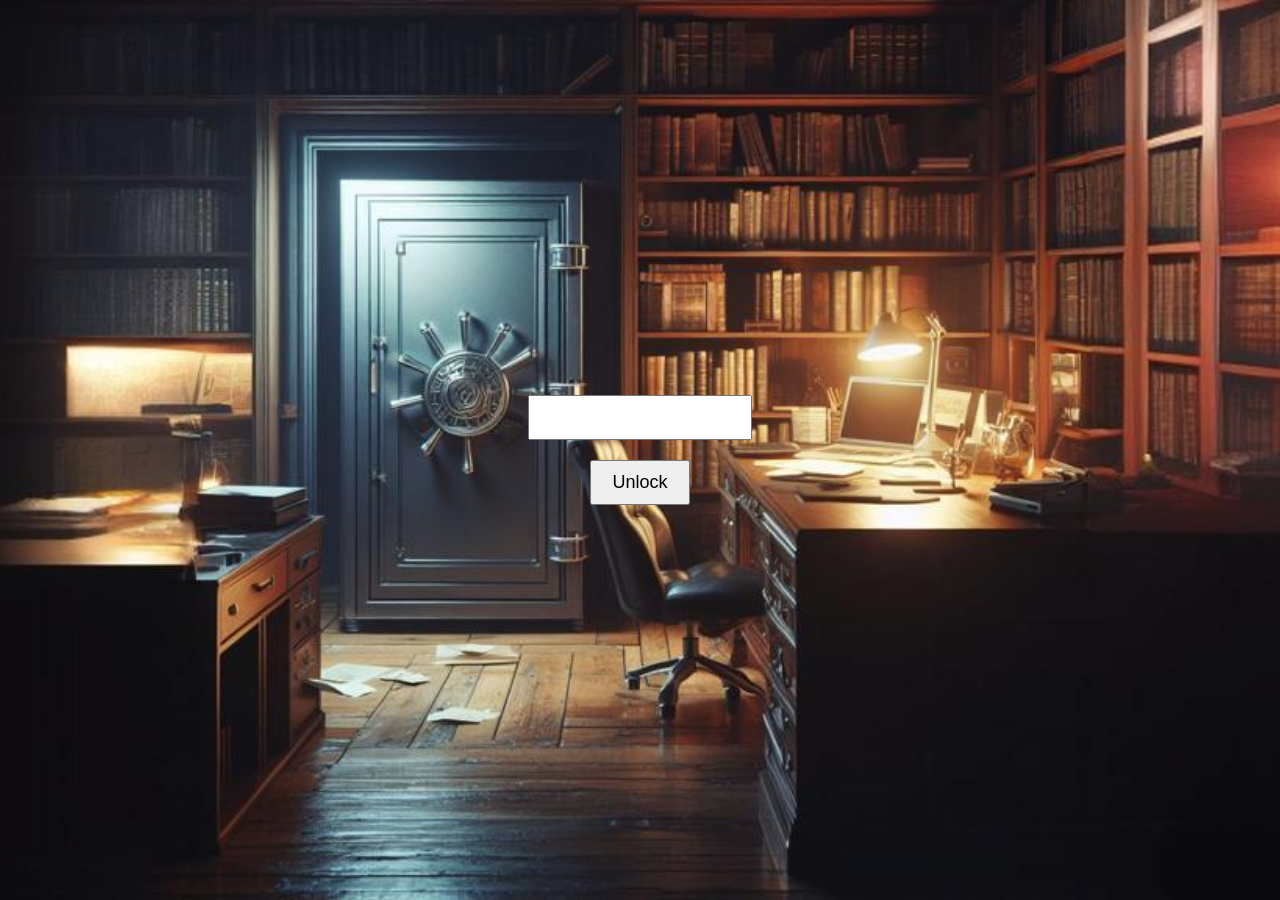
<file: vault.html>
<!DOCTYPE html>
<html lang="en">
<head>
    <meta charset="UTF-8">
    <meta name="viewport" content="width=device-width, initial-scale=1.0">
    <title>Password Protected Image</title>
    <link rel="stylesheet" href="vault.css">
</head>
<body>
    <div class="password-form">
        <div class="form-container">
            <input type="password" id="passwordInput" class="input-large">
            <button id="submitButton" class="button-large">Unlock</button>
        </div>
    </div>

    <div id="lightbox" class="lightbox">
        <div class="lightbox-content">
            <span class="close-button" id="closeButton">&times;</span>
            <img id = "lightboxImage" src="will_two.png" alt="Image">
        </div>
    </div>
    <script src="script.js"></script>
</body>
</html>
</file>
<file: vault.css>
body {
    background-image: url('vault.jpeg');
    background-size: cover;
    background-repeat: no-repeat;
    background-attachment: fixed;
    background-position: center;
    margin: 0;
    padding: 0;
    height: 100vh;
    /* display: flex; */
    justify-content: center;
    font-family:'Times New Roman', Times, serif;
}

.password-form {
    display: flex;
    justify-content: center;
    align-items: center;
    height: 100vh; /* Center vertically within the viewport */
}

.form-container {
    display: flex;
    flex-direction: column;
    align-items: center;
}

/* Other CSS styles for your lightbox and close button go here */



/* .image-container {
    height: 1980px
    1000px;
    position: relative;
    text-align: relative;
} */

.password-form {
    display: flex;
    justify-content: center;
    align-items: center;
    height: 100vh;
}

.form-container {
    display: flex;
    flex-direction: column;
    align-items: center;
}

.input-large {
    margin: 10px;
    padding: 10px;
    font-size: 18px;
    width: 200px; /* Adjust the width as needed */
}

.button-large {
    margin: 10px;
    padding: 10px 20px; /* Adjust the padding as needed */
    font-size: 18px;
}

/* Other CSS styles for your lightbox and close button go here */


/* Other CSS styles for your lightbox and close button go here */


#button{
    position: absolute;
    top: 75%;
    left: 45%;
    transform: translate(-50%, -50%);
    padding: 2px;
    border-radius: 1px;
}

#lightbox {
    display: none;
    position: fixed;
    top: 0;
    left: 0;
    width: 100%;
    height: 100%;
    background: rgba(0, 0, 0, 0.7);
    z-index: 1;
}

.lightbox-content {
    position: absolute;
    top: 50%;
    left: 50%;
    transform: translate(-50%, -50%);
    background-color: #fff;
    padding: 20px;
}

.close-button {
    position: absolute;
    top: 10px;
    right: 10px;
    font-size: 20px;
    cursor: pointer;
}
</file>
